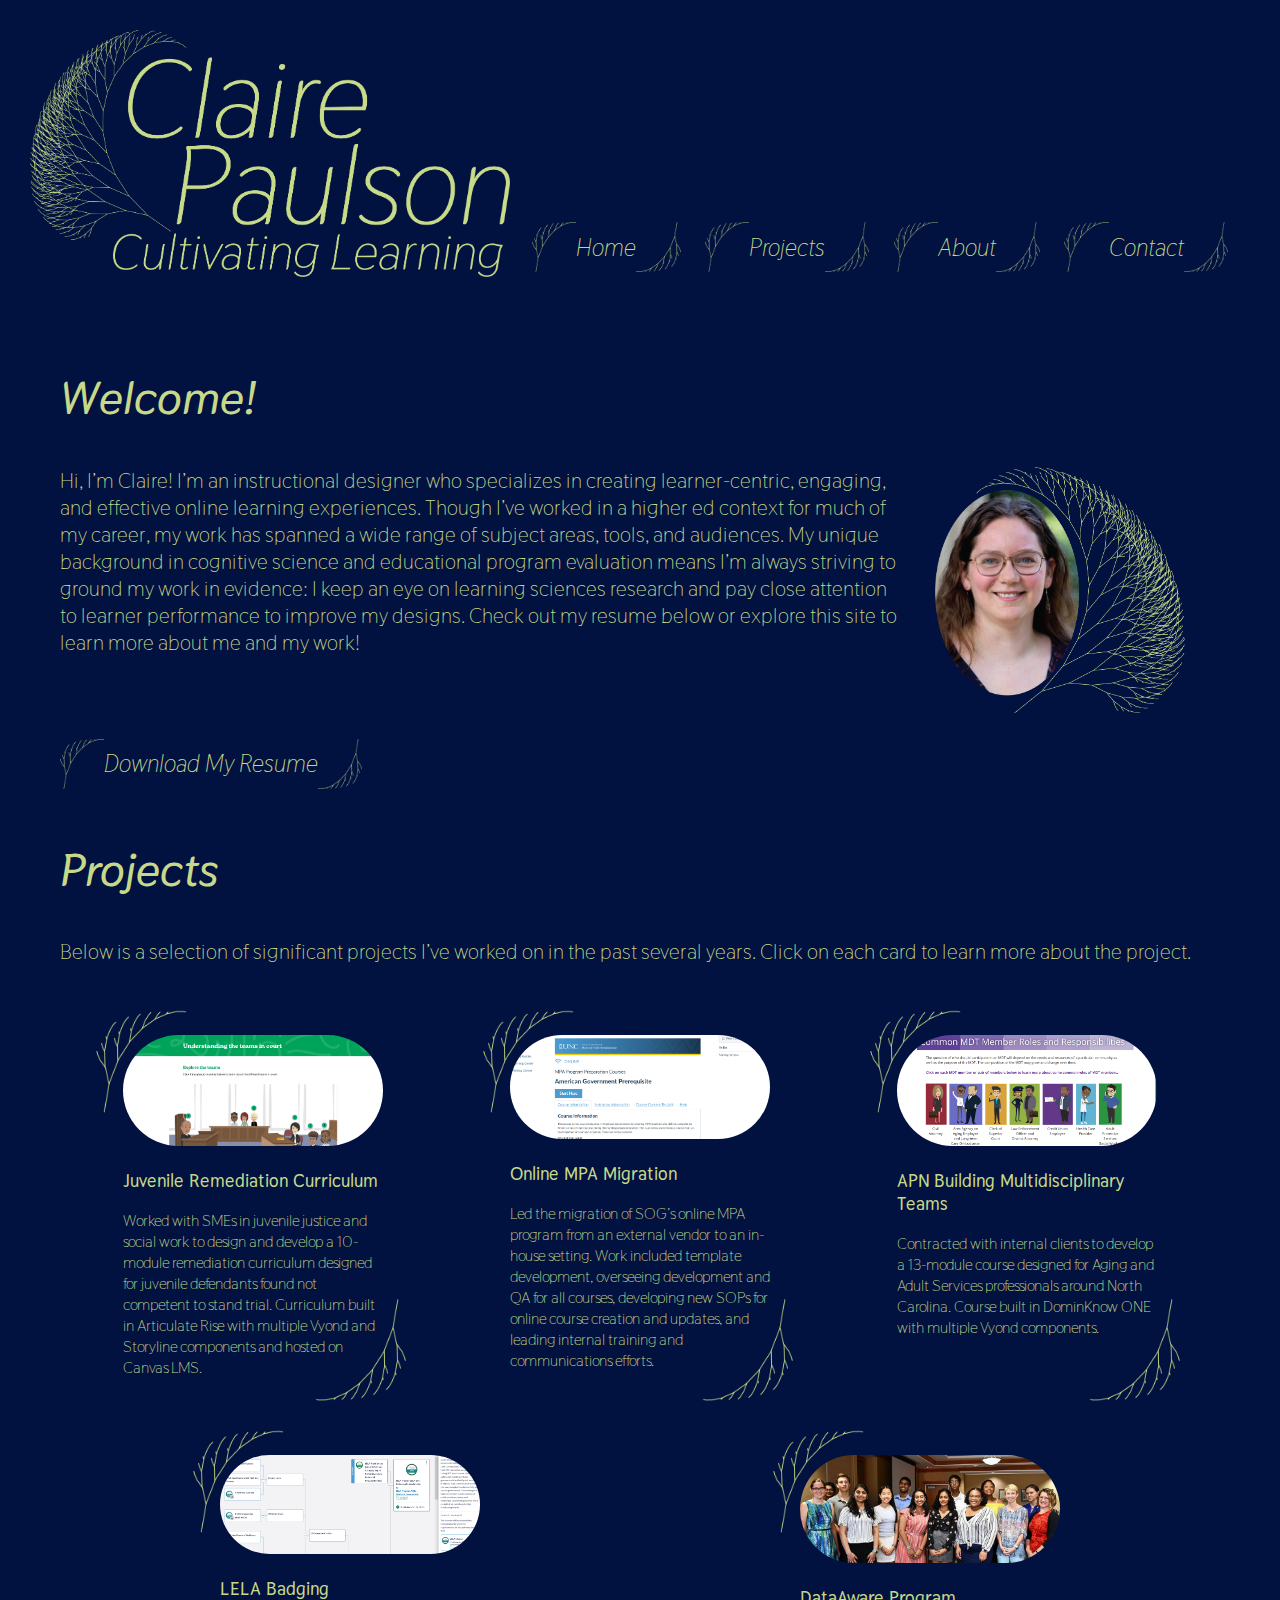
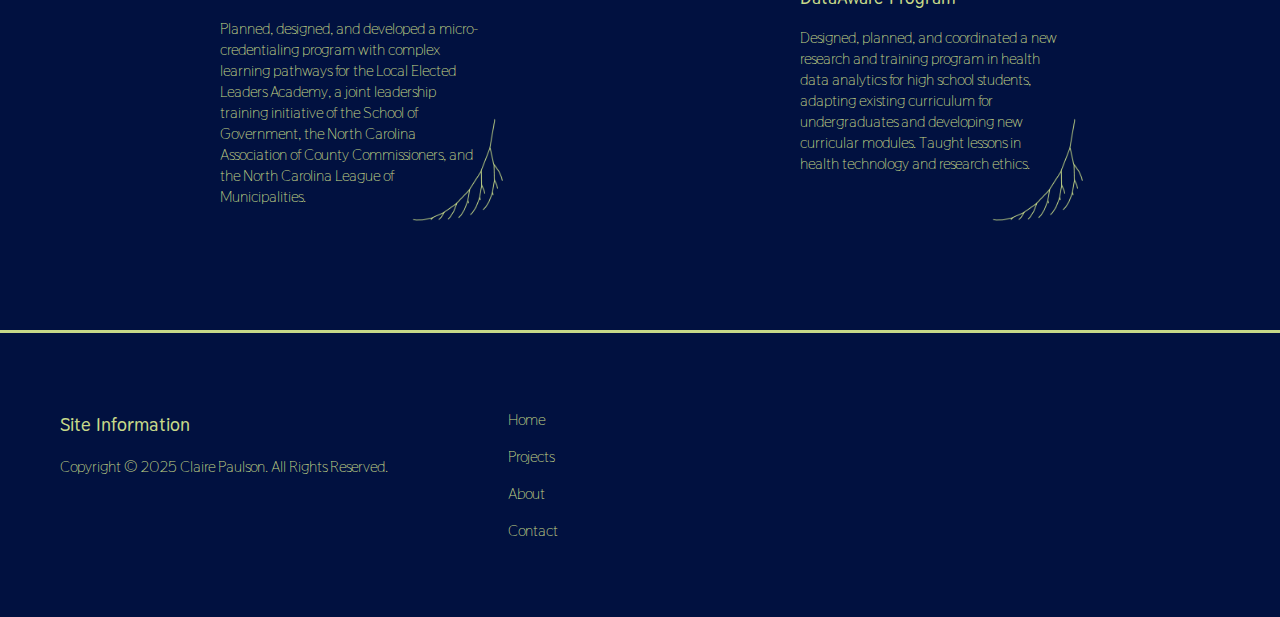
<file: index.html>
<!DOCTYPE html>
<html>

<head>
    <meta name="viewport" content="width=device-width,initial-scale=1.0">
    <title>Claire Paulson</title>
    <link rel="preconnect" href="https://fonts.googleapis.com">
    <link rel="preconnect" href="https://fonts.gstatic.com" crossorigin>
    <link
        href="https://fonts.googleapis.com/css2?family=Bad+Script&family=Bellota+Text:ital,wght@0,300;0,400;0,700;1,300;1,400;1,700&family=Didact+Gothic&family=Kite+One&family=Megrim&family=Sirin+Stencil&family=Thasadith:ital,wght@0,400;0,700;1,400;1,700&family=Ubuntu+Sans:ital,wght@0,100..800;1,100..800&display=swap"
        rel="stylesheet">
    <link href="style.css" rel="stylesheet">
</head>

<body>
    <header>
        <div class="header-banner">
            <a href="index.html"><img class=logo src="CPLogoLight@4x.png"
                    alt="Claire Paulson, Cultivating Learning logo"></a>
        </div>
        <nav>
            <a href="index.html">
                <div class="button">
                    <img class="buttonUL" src="UpperLeft_1@4x.png">
                    <div>Home</div>
                    <img class="buttonBR" src="LowerRight@4x.png">
                </div>
            </a>
            <a href="projects.html">
                <div class="button">
                    <img class="buttonUL" src="UpperLeft_1@4x.png">
                    <div>Projects</div>
                    <img class="buttonBR" src="LowerRight@4x.png">
                </div>
            </a>
            <a href="about.html">
                <div class="button">
                    <img class="buttonUL" src="UpperLeft_1@4x.png">
                    <div>About</div>
                    <img class="buttonBR" src="LowerRight@4x.png">
                </div>
            </a>
            <a href="contact.html">
                <div class="button">
                    <img class="buttonUL" src="UpperLeft_1@4x.png">
                    <div>Contact</div>
                    <img class="buttonBR" src="LowerRight@4x.png">
                </div>
            </a>
        </nav>
    </header>
    <main>
        <article>
            <div class="Welcome">
                <h2>Welcome!</h2>
                <div id="welcomecontent">
                    <div><img src="HeadshotLeaf@4x.png"
                            alt="Headshot of Claire Paulson, a white woman wearing glasses, with a stylized fractal leaf pattern on the right of the photo">
                    </div>
                    <span>Hi, I’m Claire! I’m an instructional designer who specializes in creating learner-centric,
                        engaging,
                        and effective online learning experiences. Though I’ve worked in a higher ed context for much of
                        my
                        career, my work has spanned a wide range of subject areas, tools, and audiences. My unique
                        background in
                        cognitive science and educational program evaluation means I’m always striving to ground my work
                        in
                        evidence: I keep an eye on learning sciences research and pay close attention to learner
                        performance
                        to
                        improve my designs. Check out my resume below or explore this site to learn more about me and my
                        work!</span>
                </div>
            </div>
            <a href="Claire Paulson_Resume_2025.pdf" download="ClairePaulsonResume2025">
                <div class="button">
                    <img class="buttonUL" src="UpperLeft_1@4x.png">
                    <div>Download My Resume</div>
                    <img class="buttonBR" src="LowerRight@4x.png">
                </div>
            </a>
        </article>
        <article>
            <div class="Projects">
                <h2>Projects</h2>
                Below is a selection of significant projects I’ve worked on in the past several years. Click on each
                card to
                learn more about the project.
                <div class="ProjectCards">
                    <a href="projects.html#P1">
                        <div class="card">
                            <div class="thumbnail"><img src="JRCThumbnail.png"
                                    alt="Articulate Rise module snapshot showing an interactive labeled image with the 'Teams in Court'">
                            </div>
                            <h3>Juvenile Remediation Curriculum</h3>
                            <span>Worked with SMEs in juvenile justice and social work to design and develop a 10-module
                                remediation curriculum designed for juvenile defendants found not competent to stand
                                trial.
                                Curriculum built in Articulate Rise with multiple Vyond and Storyline components and
                                hosted
                                on
                                Canvas LMS.</span>
                        </div>
                    </a>
                    <a href="projects.html#P2">
                        <div class="card">
                            <div class="thumbnail"><img src="MPAThumbnail.png"
                                    alt="Home page of the American Government Prerequisite course in Canvas with the new MPA template applied.">
                            </div>
                            <h3>Online MPA Migration</h3>
                            <span>Led the migration of SOG’s online MPA program from an external vendor to an in-house
                                setting.
                                Work included template development, overseeing development and QA for all courses,
                                developing
                                new SOPs for online course creation and updates, and leading internal training and
                                communications efforts.</span>
                        </div>
                    </a>
                    <a href="projects.html#P3">
                        <div class="card">
                            <div class="thumbnail"><img src="APNThumbnail.png"
                                    alt="An interactive feature from Module 8 in the Building Multidisciplinary Teams course. Page shows cartoon avatars of possible MDT members that can be clicked on to play introduction videos">
                            </div>
                            <h3>APN Building Multidisciplinary Teams</h3>
                            <span>Contracted with internal clients to develop a 13-module course designed for Aging and
                                Adult
                                Services professionals around North Carolina. Course built in DominKnow ONE with
                                multiple
                                Vyond
                                components.</span>
                        </div>
                    </a>
                    <a href="projects.html#P4">
                        <div class="card">
                            <div class="thumbnail"><img src="LELAThumbnail.png"
                                    alt="View of a badging pathway for one of the LELA achievement levels"></div>
                            <h3>LELA Badging</h3>
                            <span>Planned, designed, and developed a micro-credentialing program with complex learning
                                pathways
                                for the Local Elected Leaders Academy, a joint leadership training initiative of the
                                School
                                of
                                Government, the North Carolina Association of County Commissioners, and the North
                                Carolina
                                League of Municipalities.</span>
                        </div>
                    </a>
                    <a href="projects.html#P5">
                        <div class="card">
                            <div class="thumbnail"><img src="DataAware_Group800.jpg"
                                    alt="Students and staff from the first cohort of DataAware in 2019 smile at the camera">
                            </div>
                            <h3>DataAware Program</h3>
                            <span>Designed, planned, and coordinated a new research and training program in health data
                                analytics
                                for high school students, adapting existing curriculum for undergraduates and developing
                                new
                                curricular modules. Taught lessons in health technology and research ethics.</span>
                        </div>
                    </a>
                </div>
            </div>
        </article>
    </main>
    <footer>
        <div>
            <h3>Site Information</h3>
            <p>Copyright © 2025 Claire Paulson. All Rights Reserved.</p>
        </div>
        <div>
            <a href="index.html">
                <p>Home</p>
            </a>
            <a href="projects.html">
                <p>Projects</p>
            </a>
            <a href="about.html">
                <p>About</p>
            </a>
            <a href="contact.html">
                <p>Contact</p>
            </a>
        </div>
    </footer>
</body>

</html>
</file>
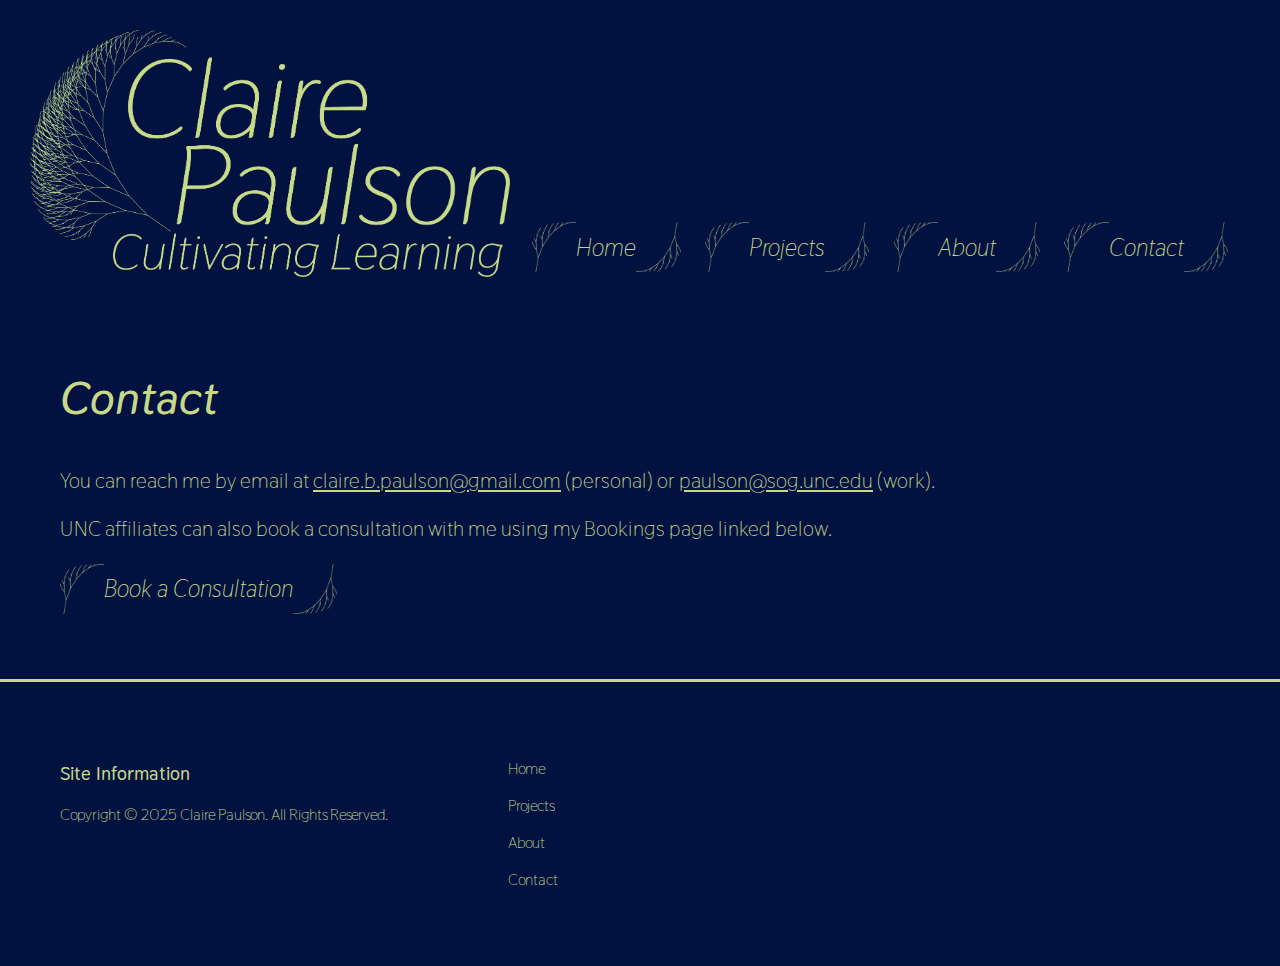
<file: contact.html>
<!DOCTYPE html>
<html>

<head>
    <meta name="viewport" content="width=device-width,initial-scale=1.0">
    <title>Claire Paulson: Contact</title>
    <link rel="preconnect" href="https://fonts.googleapis.com">
    <link rel="preconnect" href="https://fonts.gstatic.com" crossorigin>
    <link
        href="https://fonts.googleapis.com/css2?family=Bad+Script&family=Bellota+Text:ital,wght@0,300;0,400;0,700;1,300;1,400;1,700&family=Didact+Gothic&family=Kite+One&family=Megrim&family=Sirin+Stencil&family=Thasadith:ital,wght@0,400;0,700;1,400;1,700&family=Ubuntu+Sans:ital,wght@0,100..800;1,100..800&display=swap"
        rel="stylesheet">
    <link href="style.css" rel="stylesheet">
</head>

<body>
    <header>
        <div class="header-banner">
            <a href="index.html"><img class=logo src="CPLogoLight@4x.png"
                    alt="Claire Paulson, Cultivating Learning logo"></a>
        </div>
        <nav>
            <a href="index.html">
                <div class="button">
                    <img class="buttonUL" src="UpperLeft_1@4x.png">
                    <div>Home</div>
                    <img class="buttonBR" src="LowerRight@4x.png">
                </div>
            </a>
            <a href="projects.html">
                <div class="button">
                    <img class="buttonUL" src="UpperLeft_1@4x.png">
                    <div>Projects</div>
                    <img class="buttonBR" src="LowerRight@4x.png">
                </div>
            </a>
            <a href="about.html">
                <div class="button">
                    <img class="buttonUL" src="UpperLeft_1@4x.png">
                    <div>About</div>
                    <img class="buttonBR" src="LowerRight@4x.png">
                </div>
            </a>
            <a href="contact.html">
                <div class="button">
                    <img class="buttonUL" src="UpperLeft_1@4x.png">
                    <div>Contact</div>
                    <img class="buttonBR" src="LowerRight@4x.png">
                </div>
            </a>
        </nav>
    </header>
    <main>
        <article>
            <div class="Contact">
                <div>
                    <h2>Contact</h2>
                    <p>You can reach me by email at <a href="mailto:claire.b.paulson@gmail.com"
                            target="_blank"><u>claire.b.paulson@gmail.com</u></a> (personal) or
                        <a href="mailto:paulson@sog.unc.edu" target="_blank"><u>paulson@sog.unc.edu</u></a> (work).
                    </p>
                    <p>UNC affiliates can also book a consultation with me using my Bookings page linked below.</p>

                </div>
            </div>
            <a href="https://outlook.office.com/bookwithme/user/fc1fc1b0ed334958be7ea6c41d71a7c8@sog.unc.edu?anonymous&ep=signature"
                target="_blank">
                <div class="button">
                    <img class="buttonUL" src="UpperLeft_1@4x.png">
                    <div>Book a Consultation</div>
                    <img class="buttonBR" src="LowerRight@4x.png">

                </div>
            </a>
        </article>

    </main>
    <footer>
        <div>
            <h3>Site Information</h3>
            <p>Copyright © 2025 Claire Paulson. All Rights Reserved.</p>
        </div>
        <div>
            <a href="index.html">
                <p>Home</p>
            </a>
            <a href="projects.html">
                <p>Projects</p>
            </a>
            <a href="about.html">
                <p>About</p>
            </a>
            <a href="contact.html">
                <p>Contact</p>
            </a>
        </div>
    </footer>
</body>

</html>
</file>
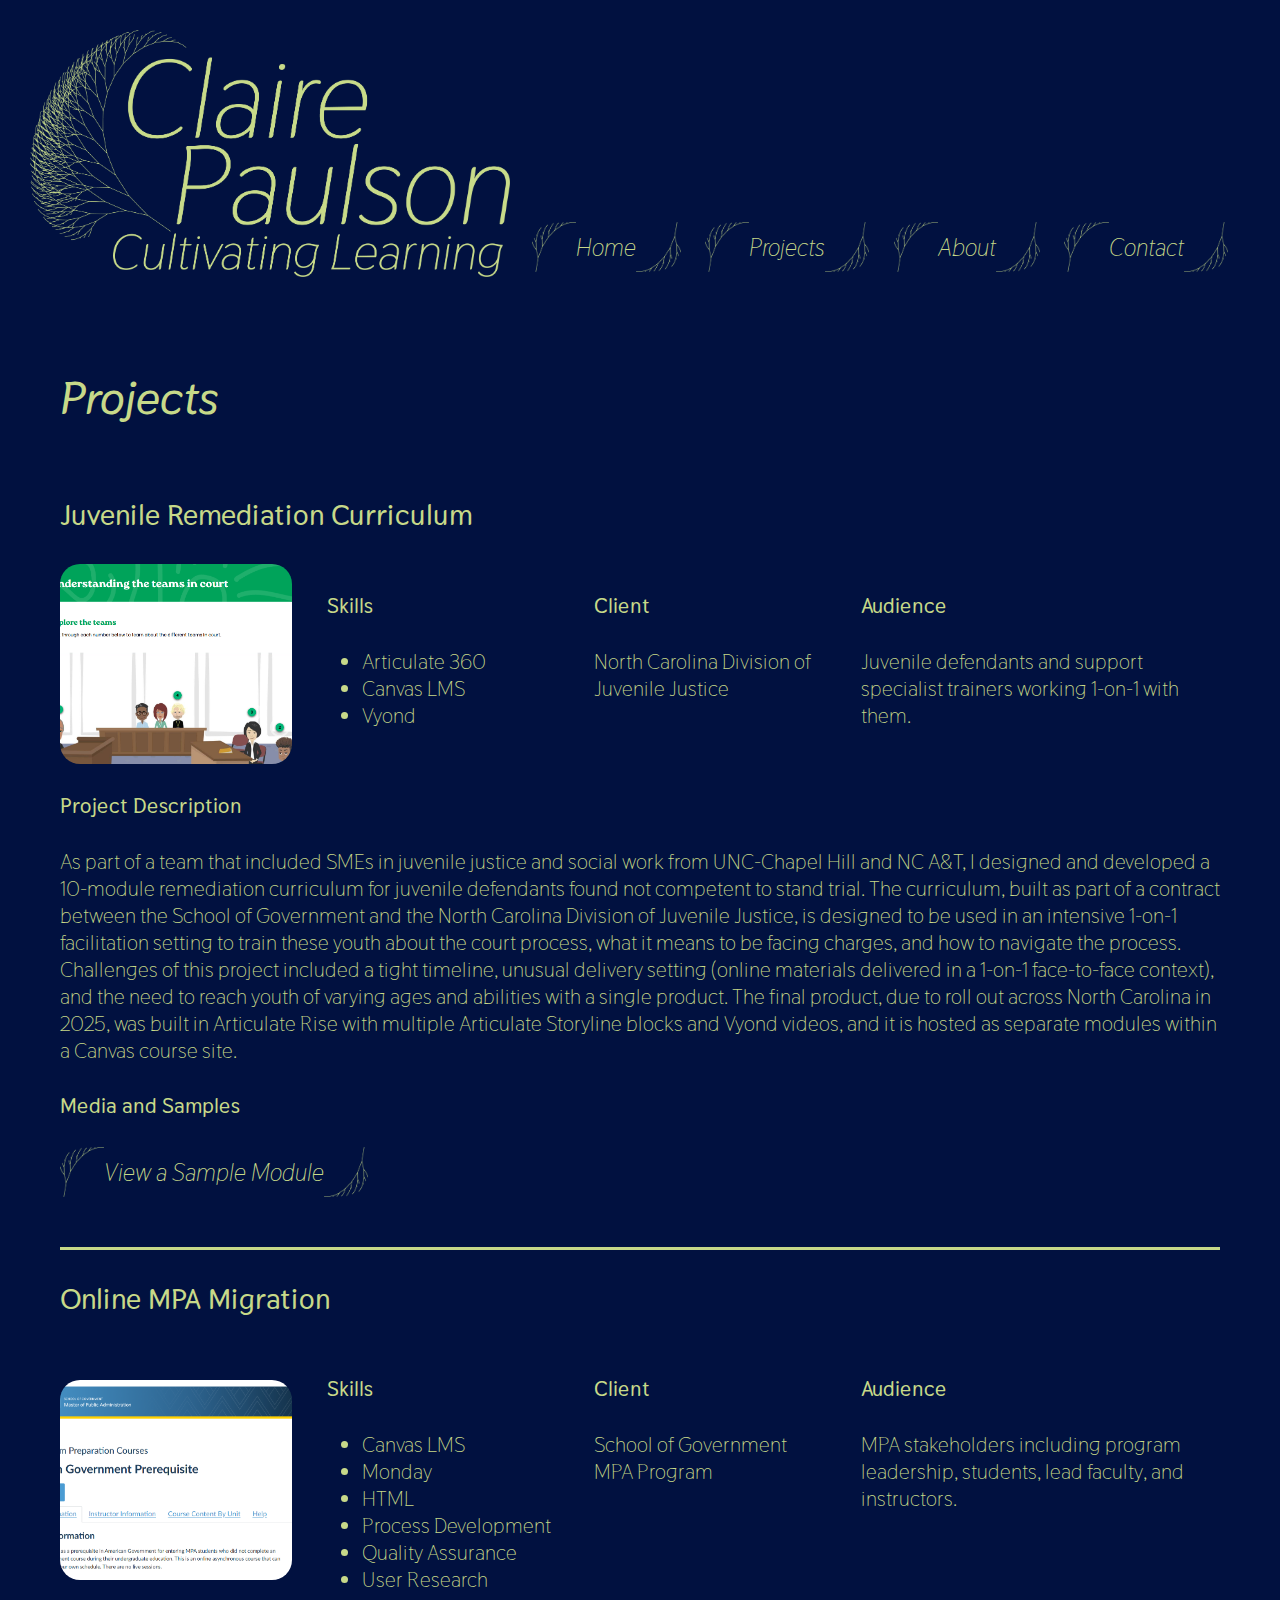
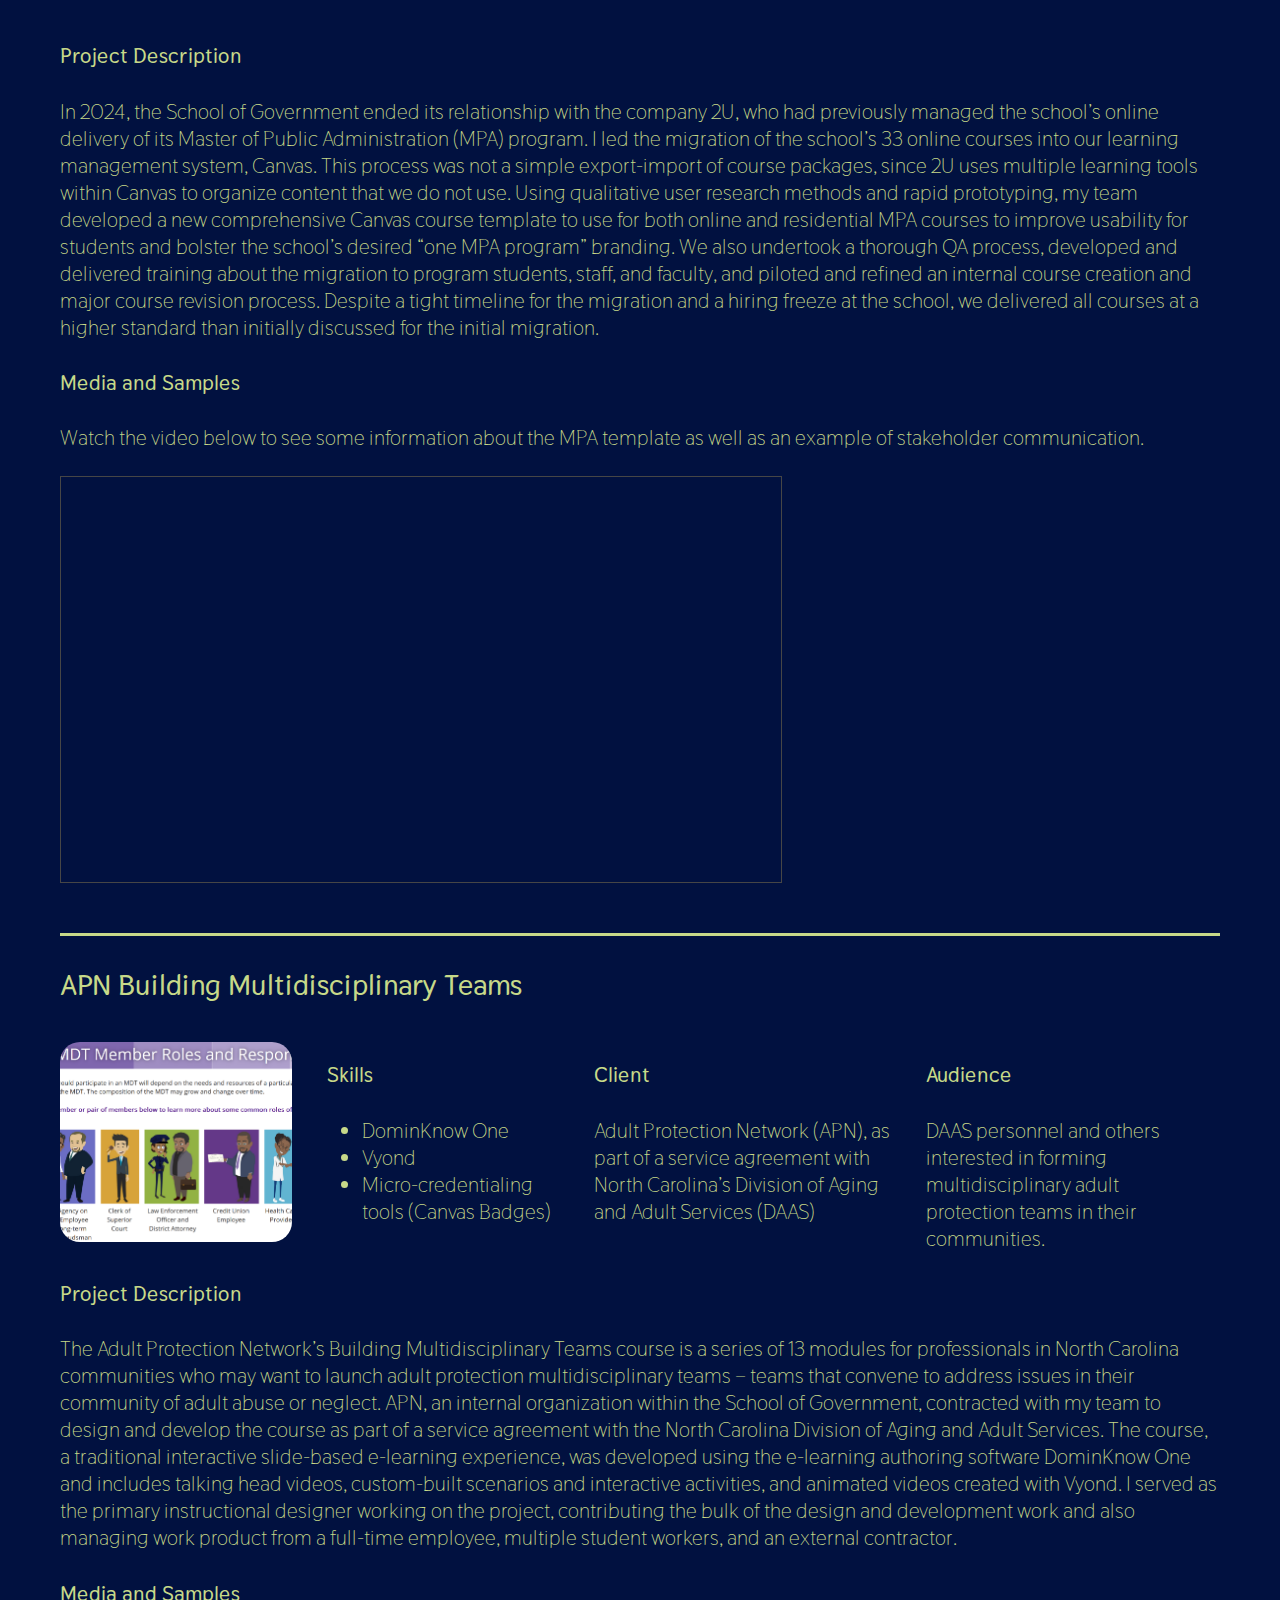
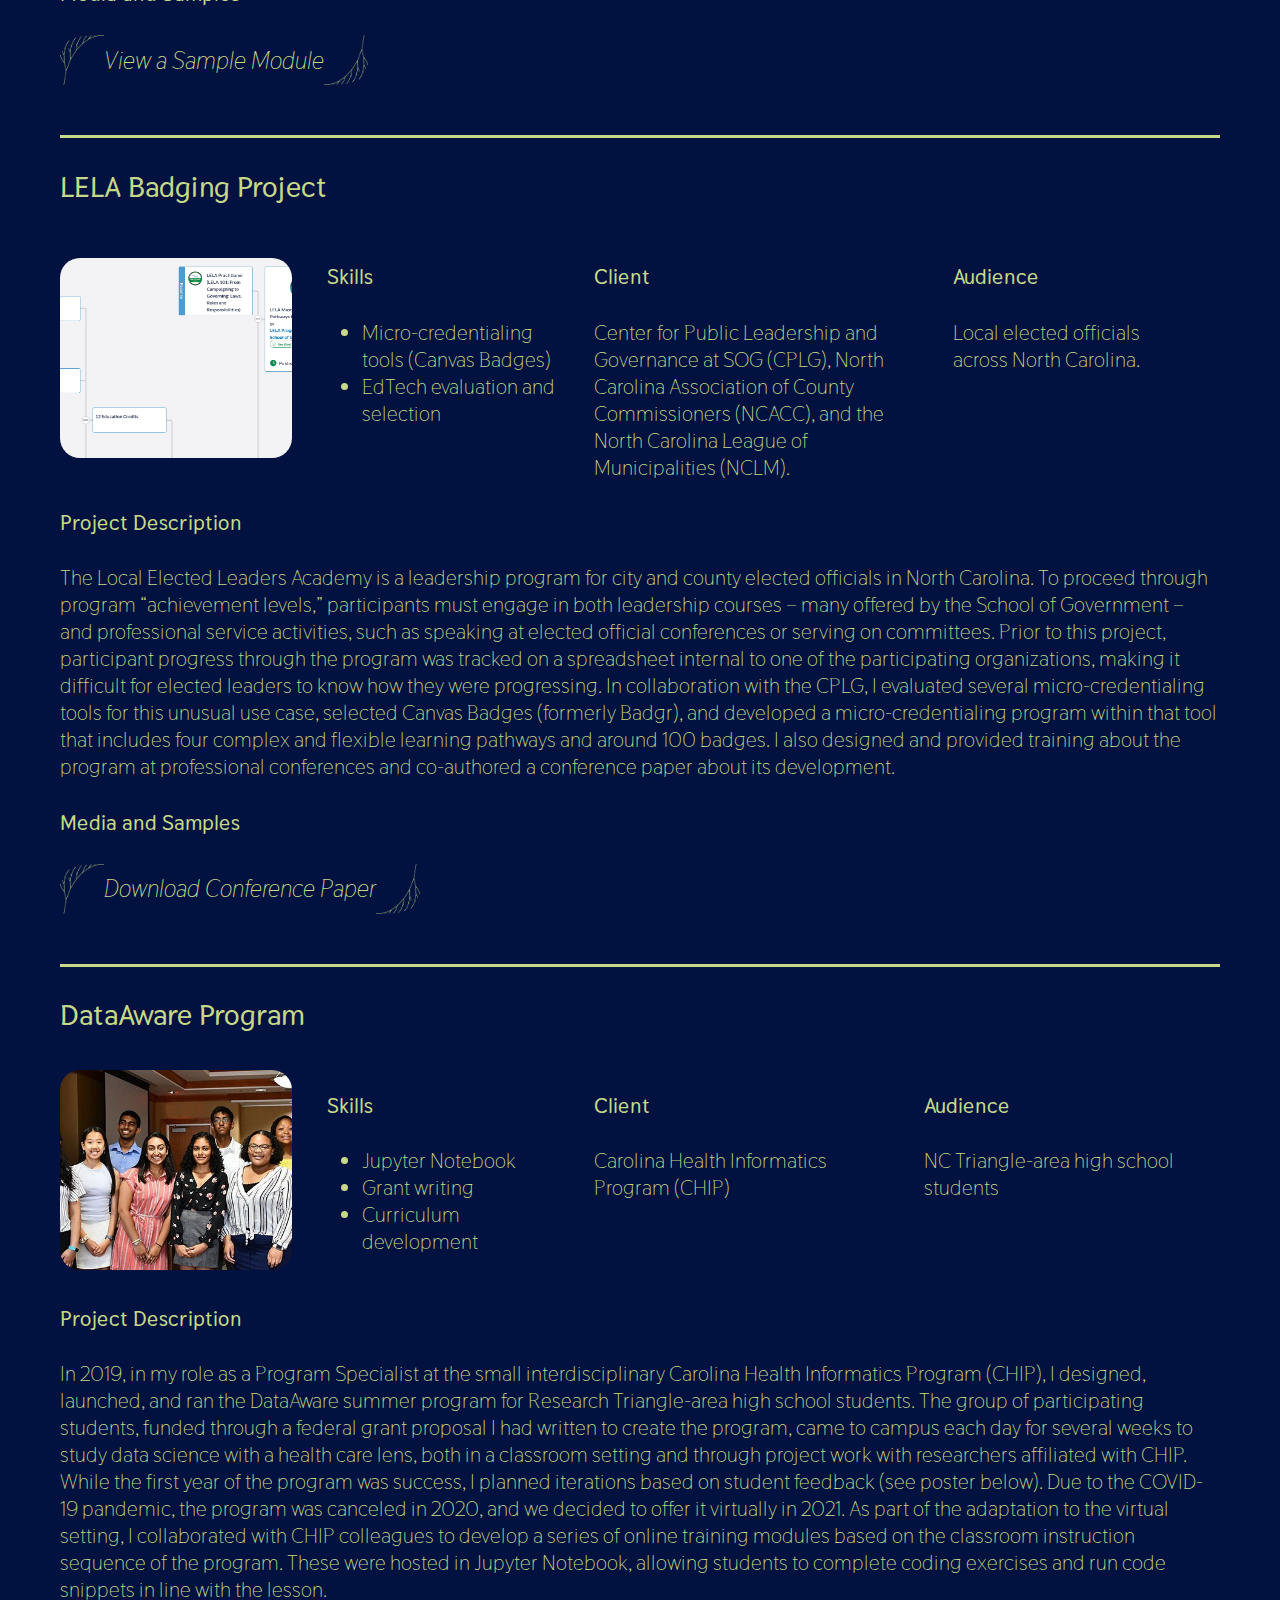
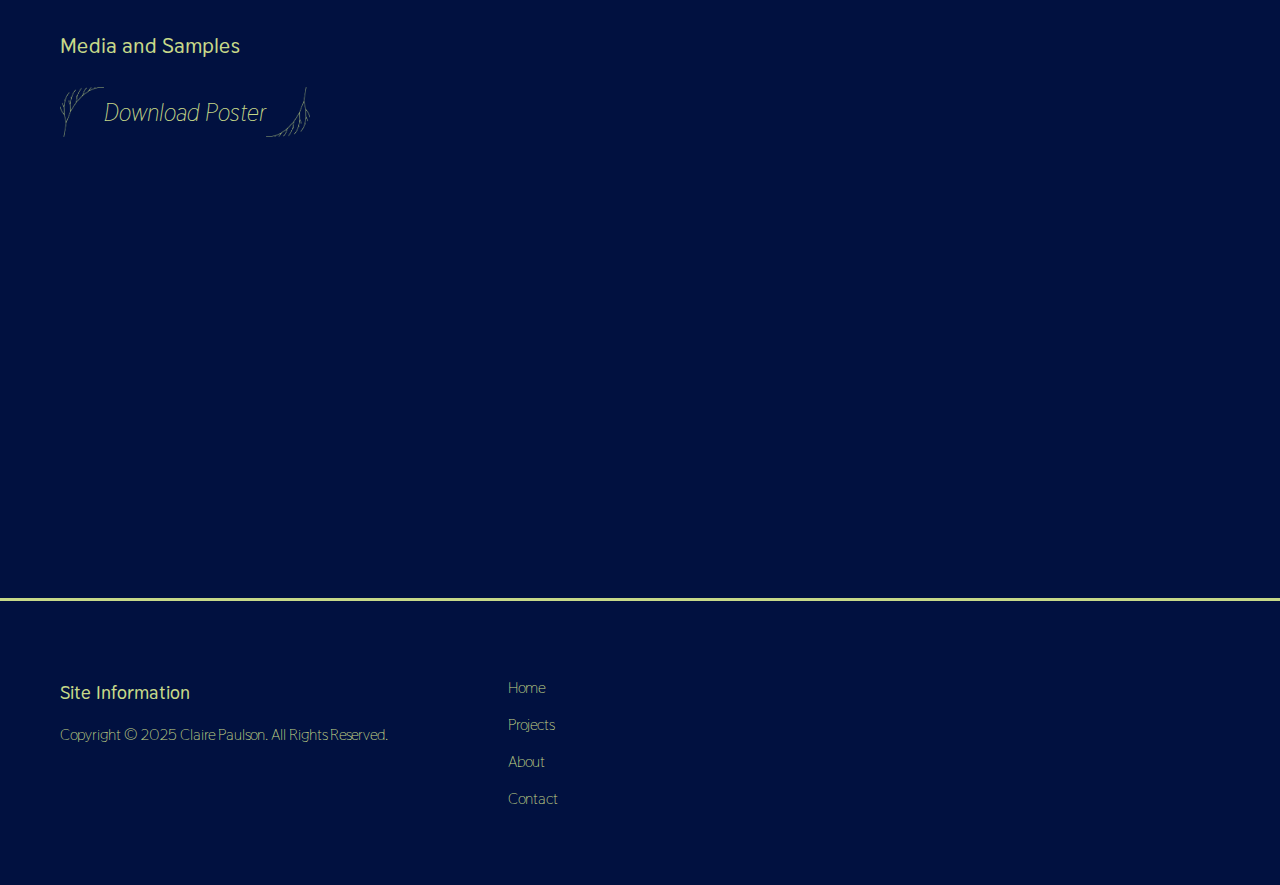
<file: projects.html>
<!DOCTYPE html>
<html>

<head>
    <meta name="viewport" content="width=device-width,initial-scale=1.0">
    <title>Claire Paulson: Projects</title>
    <link rel="preconnect" href="https://fonts.googleapis.com">
    <link rel="preconnect" href="https://fonts.gstatic.com" crossorigin>
    <link
        href="https://fonts.googleapis.com/css2?family=Bad+Script&family=Bellota+Text:ital,wght@0,300;0,400;0,700;1,300;1,400;1,700&family=Didact+Gothic&family=Kite+One&family=Megrim&family=Sirin+Stencil&family=Thasadith:ital,wght@0,400;0,700;1,400;1,700&family=Ubuntu+Sans:ital,wght@0,100..800;1,100..800&display=swap"
        rel="stylesheet">
    <link href="style.css" rel="stylesheet">
</head>

<body>
    <header>
        <div class="header-banner">
            <a href="index.html"><img class=logo src="CPLogoLight@4x.png"
                    alt="Claire Paulson, Cultivating Learning logo"></a>
        </div>
        <nav>
            <a href="index.html">
                <div class="button">
                    <img class="buttonUL" src="UpperLeft_1@4x.png">
                    <div>Home</div>
                    <img class="buttonBR" src="LowerRight@4x.png">
                </div>
            </a>
            <a href="projects.html">
                <div class="button">
                    <img class="buttonUL" src="UpperLeft_1@4x.png">
                    <div>Projects</div>
                    <img class="buttonBR" src="LowerRight@4x.png">
                </div>
            </a>
            <a href="about.html">
                <div class="button">
                    <img class="buttonUL" src="UpperLeft_1@4x.png">
                    <div>About</div>
                    <img class="buttonBR" src="LowerRight@4x.png">
                </div>
            </a>
            <a href="contact.html">
                <div class="button">
                    <img class="buttonUL" src="UpperLeft_1@4x.png">
                    <div>Contact</div>
                    <img class="buttonBR" src="LowerRight@4x.png">
                </div>
            </a>
        </nav>
    </header>
    <main>
        <article>
            <h2>Projects</h2>
            <div class="fullprojects">
                <div class=projectcard id="P1">

                    <div class="title">
                        <h3>Juvenile Remediation Curriculum</h3>
                    </div>
                    <div class="skillsclientaudience">
                        <div class="projectphoto" id="projectphoto1">
                        </div>
                        <div class="skills">
                            <h4>Skills</h4>
                            <ul>
                                <li>Articulate 360</li>
                                <li>Canvas LMS</li>
                                <li>Vyond</li>
                            </ul>
                        </div>
                        <div class="client">
                            <h4>Client</h4>
                            <span>North Carolina Division of Juvenile Justice</span>
                        </div>
                        <div class="audience">
                            <h4>Audience</h4>
                            <span>Juvenile defendants and support specialist trainers working 1-on-1 with them.</span>
                        </div>
                    </div>
                    <div class="description">
                        <h4>Project Description</h4>
                        <span>As part of a team that included SMEs in juvenile justice and social work from UNC-Chapel
                            Hill and NC A&T, I designed and developed a 10-module remediation curriculum for juvenile
                            defendants found not competent to stand trial. The curriculum, built as part of a contract
                            between the School of Government and the North Carolina Division of Juvenile Justice, is
                            designed to be used in an intensive 1-on-1 facilitation setting to train these youth about
                            the court process, what it means to be facing charges, and how to navigate the process.
                            Challenges of this project included a tight timeline, unusual delivery setting (online
                            materials delivered in a 1-on-1 face-to-face context), and the need to reach youth of
                            varying ages and abilities with a single product. The final product, due to roll out across
                            North Carolina in 2025, was built in Articulate Rise with multiple Articulate Storyline
                            blocks and Vyond videos, and it is hosted as separate modules within a Canvas course
                            site.</span>
                    </div>
                    <div class="sample">
                        <h4>Media and Samples</h4><a
                            href="https://360.articulate.com/review/content/c627960b-3cd3-4a0d-a49f-61a6cf638c82/review"
                            target="_blank">
                            <div class="button">
                                <img class="buttonUL" src="UpperLeft_1@4x.png">
                                <div>View a Sample Module</div>
                                <img class="buttonBR" src="LowerRight@4x.png">
                            </div>
                        </a>
                    </div>
                </div>
                <div class=projectcard id="P2">

                    <div class="title">
                        <h3>Online MPA Migration</h3>
                    </div>
                    <div class="skillsclientaudience">
                        <div class="projectphoto" id="projectphoto2">
                        </div>
                        <div class="skills">
                            <h4>Skills</h4>
                            <ul>
                                <li>Canvas LMS</li>
                                <li>Monday</li>
                                <li>HTML</li>
                                <li>Process Development</li>
                                <li>Quality Assurance</li>
                                <li>User Research</li>
                            </ul>
                        </div>
                        <div class="client">
                            <h4>Client</h4>
                            <span>School of Government MPA Program</span>
                        </div>
                        <div class="audience">
                            <h4>Audience</h4>
                            <span>MPA stakeholders including program leadership, students, lead faculty, and
                                instructors.</span>
                        </div>
                    </div>
                    <div class="description">
                        <h4>Project Description</h4>
                        <span>In 2024, the School of Government ended its relationship with the company 2U, who had
                            previously managed the school’s online delivery of its Master of Public Administration (MPA)
                            program. I led the migration of the school’s 33 online courses into our learning management
                            system, Canvas. This process was not a simple export-import of course packages, since 2U
                            uses multiple learning tools within Canvas to organize content that we do not use. Using
                            qualitative user research methods and rapid prototyping, my team developed a new
                            comprehensive Canvas course template to use for both online and residential MPA courses to
                            improve usability for students and bolster the school’s desired “one MPA program” branding.
                            We also undertook a thorough QA process, developed and delivered training about the
                            migration to program students, staff, and faculty, and piloted and refined an internal
                            course creation and major course revision process. Despite a tight timeline for the
                            migration and a hiring freeze at the school, we delivered all courses at a higher standard
                            than initially discussed for the initial migration.</span>
                    </div>
                    <div class="sample">
                        <h4>Media and Samples</h4>
                        <span>Watch the video below to see some information about the MPA template as well as an example
                            of stakeholder communication.</span>
                        <iframe
                            src="https://uncch.hosted.panopto.com/Panopto/Pages/Embed.aspx?id=2d61ee11-a025-4c75-adbf-b1d301567ea4&autoplay=false&offerviewer=false&showtitle=false&showbrand=false&captions=true&interactivity=all"
                            height="405" width="720" style="border: 1px solid #464646;" allowfullscreen allow="autoplay"
                            aria-label="Panopto Embedded Video Player"
                            aria-description="Online MPA Courses in Canvas: Key Updates for 2024"></iframe>

                    </div>
                </div>
                <div class=projectcard id="P3">

                    <div class="title">
                        <h3>APN Building Multidisciplinary Teams</h3>
                    </div>
                    <div class="skillsclientaudience">
                        <div class="projectphoto" id="projectphoto3">
                        </div>
                        <div class="skills">
                            <h4>Skills</h4>
                            <ul>
                                <li>DominKnow One</li>
                                <li>Vyond</li>
                                <li>Micro-credentialing tools (Canvas Badges)</li>
                            </ul>
                        </div>
                        <div class="client">
                            <h4>Client</h4>
                            <span>Adult Protection Network (APN), as part of a service agreement with North Carolina’s
                                Division of Aging and Adult Services (DAAS)</span>
                        </div>
                        <div class="audience">
                            <h4>Audience</h4>
                            <span>DAAS personnel and others interested in forming multidisciplinary adult protection
                                teams in their communities.</span>
                        </div>
                    </div>
                    <div class="description">
                        <h4>Project Description</h4>
                        <span>The Adult Protection Network’s Building Multidisciplinary Teams course is a series of 13
                            modules for professionals in North Carolina communities who may want to launch adult
                            protection multidisciplinary teams – teams that convene to address issues in their community
                            of adult abuse or neglect. APN, an internal organization within the School of Government,
                            contracted with my team to design and develop the course as part of a service agreement with
                            the North Carolina Division of Aging and Adult Services. The course, a traditional
                            interactive slide-based e-learning experience, was developed using the e-learning authoring
                            software DominKnow One and includes talking head videos, custom-built scenarios and
                            interactive activities, and animated videos created with Vyond. I served as the primary
                            instructional designer working on the project, contributing the bulk of the design and
                            development work and also managing work product from a full-time employee, multiple student
                            workers, and an external contractor.</span>
                    </div>
                    <div class="sample">
                        <h4>Media and Samples</h4><a
                            href="https://share.cds.dominknow.one/88647556204e5b1f88c1655e4fb246e7/83398afd-3ccb-35af-a400-5e374258a92e/5BE6CDBA-FFE6-A9FD-71EC-E7F521E2B7CB/content.html"
                            target="_blank">
                            <div class="button">
                                <img class="buttonUL" src="UpperLeft_1@4x.png">
                                <div>View a Sample Module</div>
                                <img class="buttonBR" src="LowerRight@4x.png">
                            </div>
                        </a>
                    </div>
                </div>
                <div class=projectcard id="P4">

                    <div class="title">
                        <h3>LELA Badging Project</h3>
                    </div>
                    <div class="skillsclientaudience">
                        <div class="projectphoto" id="projectphoto4">
                        </div>
                        <div class="skills">
                            <h4>Skills</h4>
                            <ul>
                                <li>Micro-credentialing tools (Canvas Badges)</li>
                                <li>EdTech evaluation and selection</li>
                            </ul>
                        </div>
                        <div class="client">
                            <h4>Client</h4>
                            <span>Center for Public Leadership and Governance at SOG (CPLG), North Carolina Association
                                of County Commissioners (NCACC), and the North Carolina League of Municipalities
                                (NCLM).</span>
                        </div>
                        <div class="audience">
                            <h4>Audience</h4>
                            <span>Local elected officials across North Carolina.</span>
                        </div>
                    </div>
                    <div class="description">
                        <h4>Project Description</h4>
                        <span>The Local Elected Leaders Academy is a leadership program for city and county elected
                            officials in North Carolina. To proceed through program “achievement levels,” participants
                            must engage in both leadership courses – many offered by the School of Government – and
                            professional service activities, such as speaking at elected official conferences or serving
                            on committees. Prior to this project, participant progress through the program was tracked
                            on a spreadsheet internal to one of the participating organizations, making it difficult for
                            elected leaders to know how they were progressing. In collaboration with the CPLG, I
                            evaluated several micro-credentialing tools for this unusual use case, selected Canvas
                            Badges (formerly Badgr), and developed a micro-credentialing program within that tool that
                            includes four complex and flexible learning pathways and around 100 badges. I also designed
                            and provided training about the program at professional conferences and co-authored a
                            conference paper about its development.</span>
                    </div>
                    <div class="sample">
                        <h4>Media and Samples</h4><a href="EdMediaConferencePaper.pdf" download>
                            <div class="button">
                                <img class="buttonUL" src="UpperLeft_1@4x.png">
                                <div>Download Conference Paper</div>
                                <img class="buttonBR" src="LowerRight@4x.png">
                            </div>
                        </a>
                    </div>
                </div>
                <div class=projectcard id="P5">

                    <div class="title">
                        <h3>DataAware Program</h3>
                    </div>
                    <div class="skillsclientaudience">
                        <div class="projectphoto" id="projectphoto5">
                        </div>
                        <div class="skills">
                            <h4>Skills</h4>
                            <ul>
                                <li>Jupyter Notebook</li>
                                <li>Grant writing</li>
                                <li>Curriculum development
                                </li>
                            </ul>
                        </div>
                        <div class="client">
                            <h4>Client</h4>
                            <span>Carolina Health Informatics Program (CHIP)</span>
                        </div>
                        <div class="audience">
                            <h4>Audience</h4>
                            <span>NC Triangle-area high school students</span>
                        </div>
                    </div>
                    <div class="description">
                        <h4>Project Description</h4>
                        <span>In 2019, in my role as a Program Specialist at the small interdisciplinary Carolina Health
                            Informatics Program (CHIP), I designed, launched, and ran the DataAware summer program for
                            Research Triangle-area high school students. The group of participating students, funded
                            through a federal grant proposal I had written to create the program, came to campus each
                            day for several weeks to study data science with a health care lens, both in a classroom
                            setting and through project work with researchers affiliated with CHIP. While the first year
                            of the program was success, I planned iterations based on student feedback (see poster
                            below). Due to the COVID-19 pandemic, the program was canceled in 2020, and we decided to
                            offer it virtually in 2021. As part of the adaptation to the virtual setting, I collaborated
                            with CHIP colleagues to develop a series of online training modules based on the classroom
                            instruction sequence of the program. These were hosted in Jupyter Notebook, allowing
                            students to complete coding exercises and run code snippets in line with the lesson.</span>
                    </div>
                    <div class="sample">
                        <h4>Media and Samples</h4><a href="DataAwareRedesignPoster.pdf" download>
                            <div class="button">
                                <img class="buttonUL" src="UpperLeft_1@4x.png">
                                <div>Download Poster</div>
                                <img class="buttonBR" src="LowerRight@4x.png">
                            </div>
                            <iframe width="560" height="315"
                                src="https://www.youtube.com/embed/jyw4Zy8bEJw?si=9kjzPoHPOi27QSqf"
                                title="YouTube video player" frameborder="0"
                                allow="accelerometer; autoplay; clipboard-write; encrypted-media; gyroscope; picture-in-picture; web-share"
                                referrerpolicy="strict-origin-when-cross-origin" allowfullscreen></iframe>
                        </a>
                    </div>
                </div>
            </div>
        </article>
    </main>
    <footer>
        <div>
            <h3>Site Information</h3>
            <p>Copyright © 2025 Claire Paulson. All Rights Reserved.</p>
        </div>
        <div>
            <a href="index.html">
                <p>Home</p>
            </a>
            <a href="projects.html">
                <p>Projects</p>
            </a>
            <a href="about.html">
                <p>About</p>
            </a>
            <a href="contact.html">
                <p>Contact</p>
            </a>
        </div>
    </footer>
</body>

</html>
</file>
<file: style.css>
@-ms-viewport {
    width: device-width;
}

body {
    background: #011140;
    margin: 0;
    font-family: "Thasadith";
    color: #C7D989;
}

header {
    padding: 20px;
    text-align: center;
    display: flex;
    flex-direction: row;
    justify-content: space-evenly;
    align-items: flex-end;
}

.header-banner {
    flex: 2 2;
}

.logo {
    padding: 10px;
    width: 100%;
}

nav {
    flex: 3 3;
    padding: 20px;
    display: flex;
    flex-direction: row;
    justify-content: space-around;
    align-items: flex-end;

}

.button {
    font-size: 18pt;
    font-style: italic;
    color: #C7D989;
    text-align: center;
    display: flex;
    flex-direction: row;
    justify-content: flex-start;
    align-items: center;
}

.button:hover {
    color: #EFBAC2;
}

.button img {
    max-height: 50px;
    z-index: 0;
}

/* In the three sections below, I was trying to get the text in the button to overlap the side images, but no luck. I decided to just leave it in, even though it's not quite working as intended. */

.buttonUL {
    margin-right: -10;
    align-self: flex-start;
    justify-self: flex-start;
    background-color: #011140;
}

.buttonBR {
    margin-left: -10;
    align-self: flex-end;
    justify-self: flex-end;
    background-color: #011140;
}

.button div {
    z-index: 1;
    background-color: #011140;
    align-self: center;
    justify-self: center;
}

/*Got this below from StackOverflow to get rid of the lines on the links: https://stackoverflow.com/a/2789750*/
a:hover,
a:visited,
a:link,
a:active {
    text-decoration: none;
}

main {
    padding: 5px 60px;
    font-size: 16pt;
}

h2 {
    color: #C7D989;
    font-size: 35pt;
    font-style: italic;
}

article {
    margin-top: 50px;
}

.Welcome {
    display: flex;
    flex-direction: column;
    justify-content: flex-start;
    align-items: flex-start;
    padding-bottom: 20px;
}

.Welcome h2 {
    margin-top: 0px;
}

.Welcome img {
    width: 250px;
    margin: 0px 35px;

}

#welcomecontent {
    display: flex;
    flex-direction: row-reverse;
    align-items: flex-start;
}

.card {
    color: #C7D989;
    background-image: url(CardBackground_1@4x.png);
    background-size: contain;
    background-repeat: no-repeat;
    width: 260px;
    height: 340px;
    padding: 30px;
    margin: 10px 0px;
    display: flex;
    flex-direction: column;
    align-content: flex-start;
    font-size: 16px;
    border-radius: 50px;
}

.card h3 {
    font-size: 18px;
}

.card:hover {
    background-color: #010626;
}

.card:hover h3 {
    color: #EFBAC2;
}

.thumbnail img {
    max-width: 100%;
    border-radius: 60px;
}

.ProjectCards {
    display: flex;
    flex-direction: row;
    justify-content: space-around;
    flex-wrap: wrap;
    align-items: flex-start;
    height: fit-content;
    margin: 30px 0px;
}

.projectcard {
    max-width: 100%;
    display: flex;
    flex-direction: column;
    justify-content: flex-start;
    flex-wrap: wrap;
    border-bottom: solid #C7D989;
    padding-bottom: 50px;

}

#P5 {
    border-bottom: none;
}

.projectcard h3 {
    font-size: 22pt;
}

.skillsclientaudience {
    display: flex;
    justify-content: space-evenly;

}

.skillsclientaudience div {
    display: flex;
    flex-direction: column;
    flex-wrap: wrap;
    min-width: 20%;
    margin-right: 35px;
}

.sample {
    display: flex;
    flex-direction: column;
    flex-wrap: wrap;
}

ul {
    margin-top: 0px;
    margin-left: -5px;
}

.projectphoto {
    align-self: center;
    height: 200px;
    width: 200px;
    border-radius: 20px;
    background-size: cover;
    background-repeat: no-repeat;
    background-position: center;
}

#projectphoto1 {
    background-image: url(JRCThumbnail.png);
}

#projectphoto2 {
    background-image: url(MPAThumbnail.png);
}

#projectphoto3 {
    background-image: url(APNThumbnail.png);
}

#projectphoto4 {
    background-image: url(LELAThumbnail.png);
}

#projectphoto5 {
    background-image: url(DataAware_Group800.jpg);
}

.photos {
    display: flex;
    max-width: 100%;
    height: 400px;
    flex-direction: row;
    overflow: scroll;
    justify-content: space-evenly;
    align-items: flex-start;
    scrollbar-color: #C7D989 #010626;

}

.photo img {
    height: 350px;
    border-top: solid #C7D989;
    border-right: solid #C7D989;
    border-radius: 20px;
    margin: 10px;
}

iframe {
    margin-top: 25px;
    max-width: 90%;
}

u {
    color: #C7D989;
}

u:hover {
    color: #EFBAC2;
}

footer {
    margin-top: 60px;
    display: flex;
    justify-content: flex-start;
    align-items: flex-start;
    border-top: solid #C7D989;
}

footer div {
    padding: 60px;
}

footer p {
    color: #C7D989;
}

footer a>p:hover {
    color: #EFBAC2
}

@media (max-width: 850px) {

    header {
        flex-direction: column;
        align-items: flex-start;
    }

    .logo {
        max-width: 400px;
    }

    nav {
        flex-wrap: wrap;
    }

    nav div {
        margin: 5px;
        flex-shrink: 1;
    }

    #welcomecontent {
        display: flex;
        flex-direction: column;
    }

    #welcomecontent img {
        margin: 15px 0px;
    }

    .skillsclientaudience {
        display: flex;
        flex-direction: column;
        align-items: flex-start;
        flex-wrap: wrap;

    }

    .projectphoto {
        align-self: auto;
    }

    .skillsclientaudience div {
        max-width: 100%;
    }

}


@media (max-width: 550px) {

    header {
        padding: 5px;
    }

    .logo {
        padding: 10px 0px;
    }

    main {
        padding: 5px 15px;
    }

    footer {
        flex-direction: column-reverse;
    }

    footer div {
        padding: 20px;
    }

    .card {
        width: 230px;
        height: 300px;
        padding: 25px 20px;
        margin: 15px 0px;
        overflow: hidden;

    }

    /*Below is a solution from StackOverflow I found to cut off text after a few lines with ellipsis. I know webkit doesn't work on every browser, but I don't yet have the ability to do this otherwise. https://stackoverflow.com/questions/5269713/css-ellipsis-on-second-line*/
    .card span {
        overflow: hidden;
        text-overflow: ellipsis;
        display: -webkit-box;
        -webkit-line-clamp: 5;
        -webkit-box-orient: vertical;
        padding-right: 10px;
    }

    .photos {
        flex-direction: column;
        height: fit-content;
        overflow: auto;
    }

    .photo img {
        max-width: 90%;
        height: auto;
    }
}
</file>
